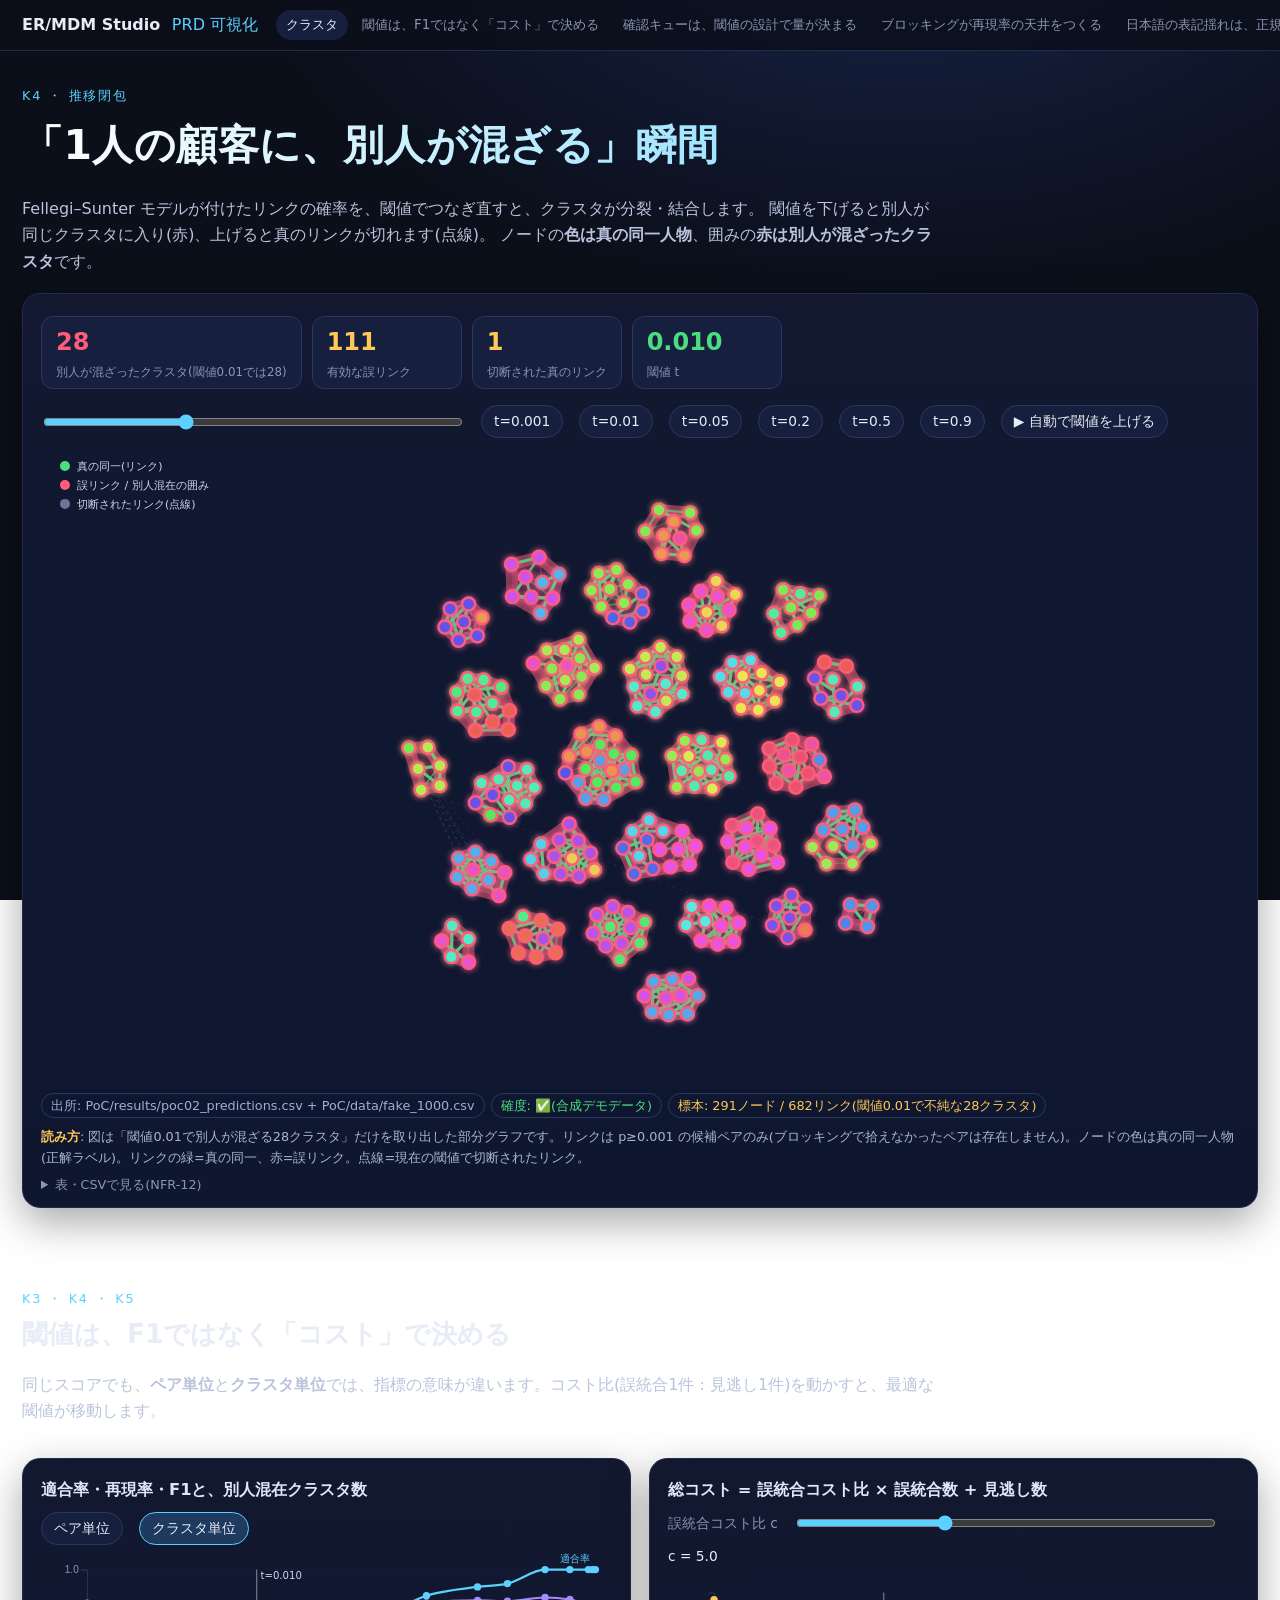
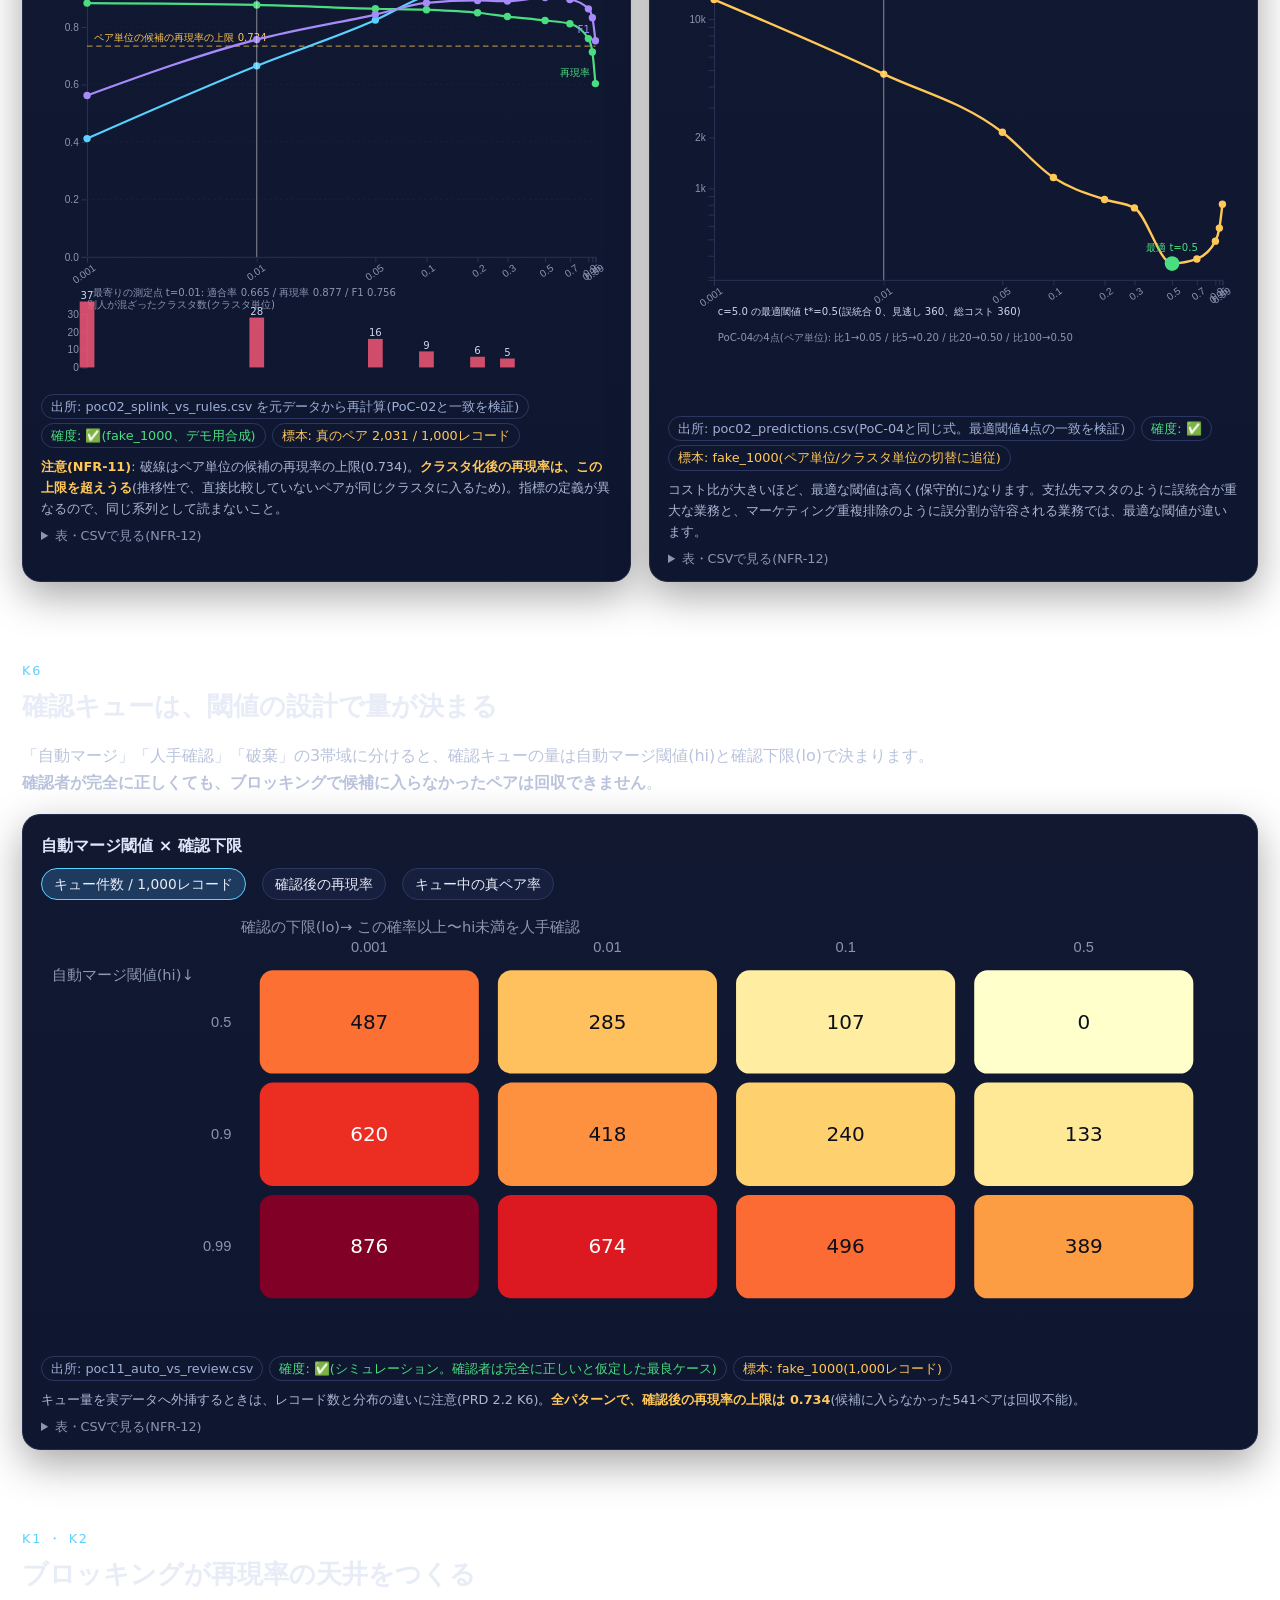
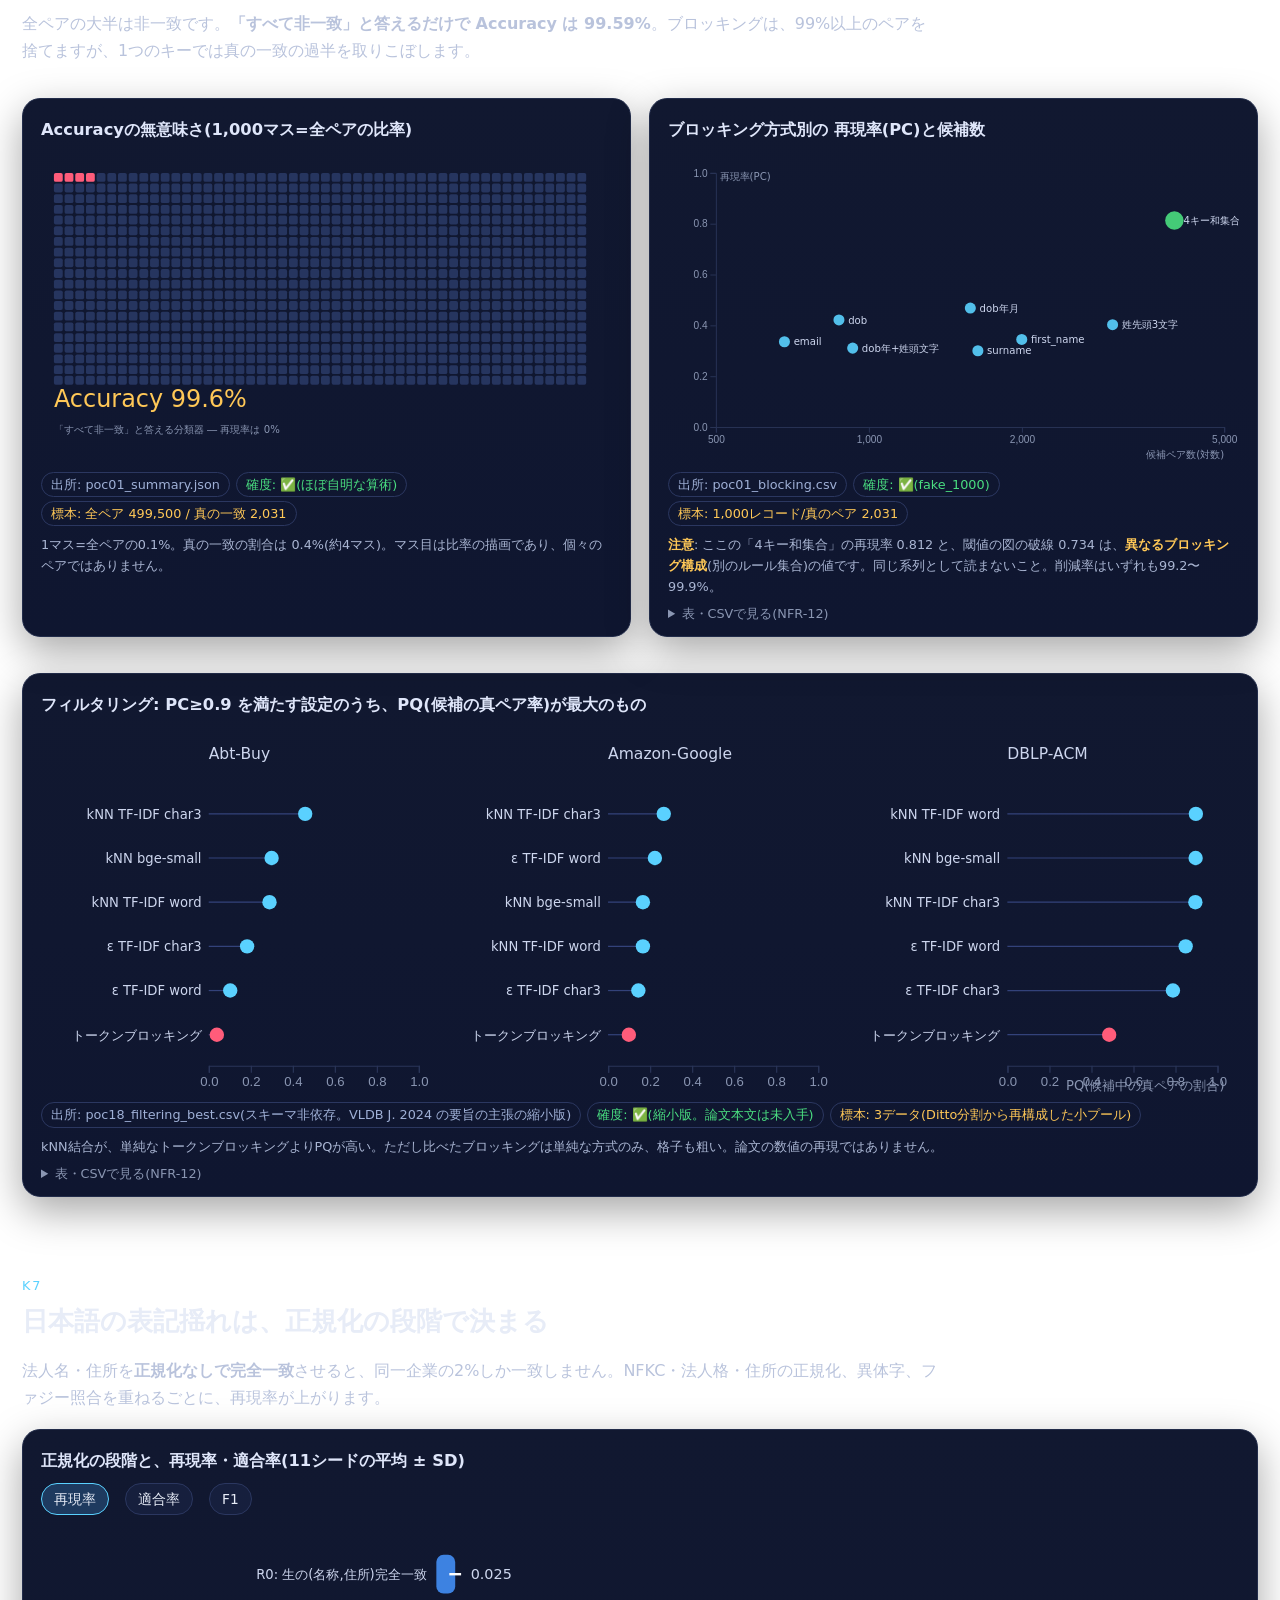
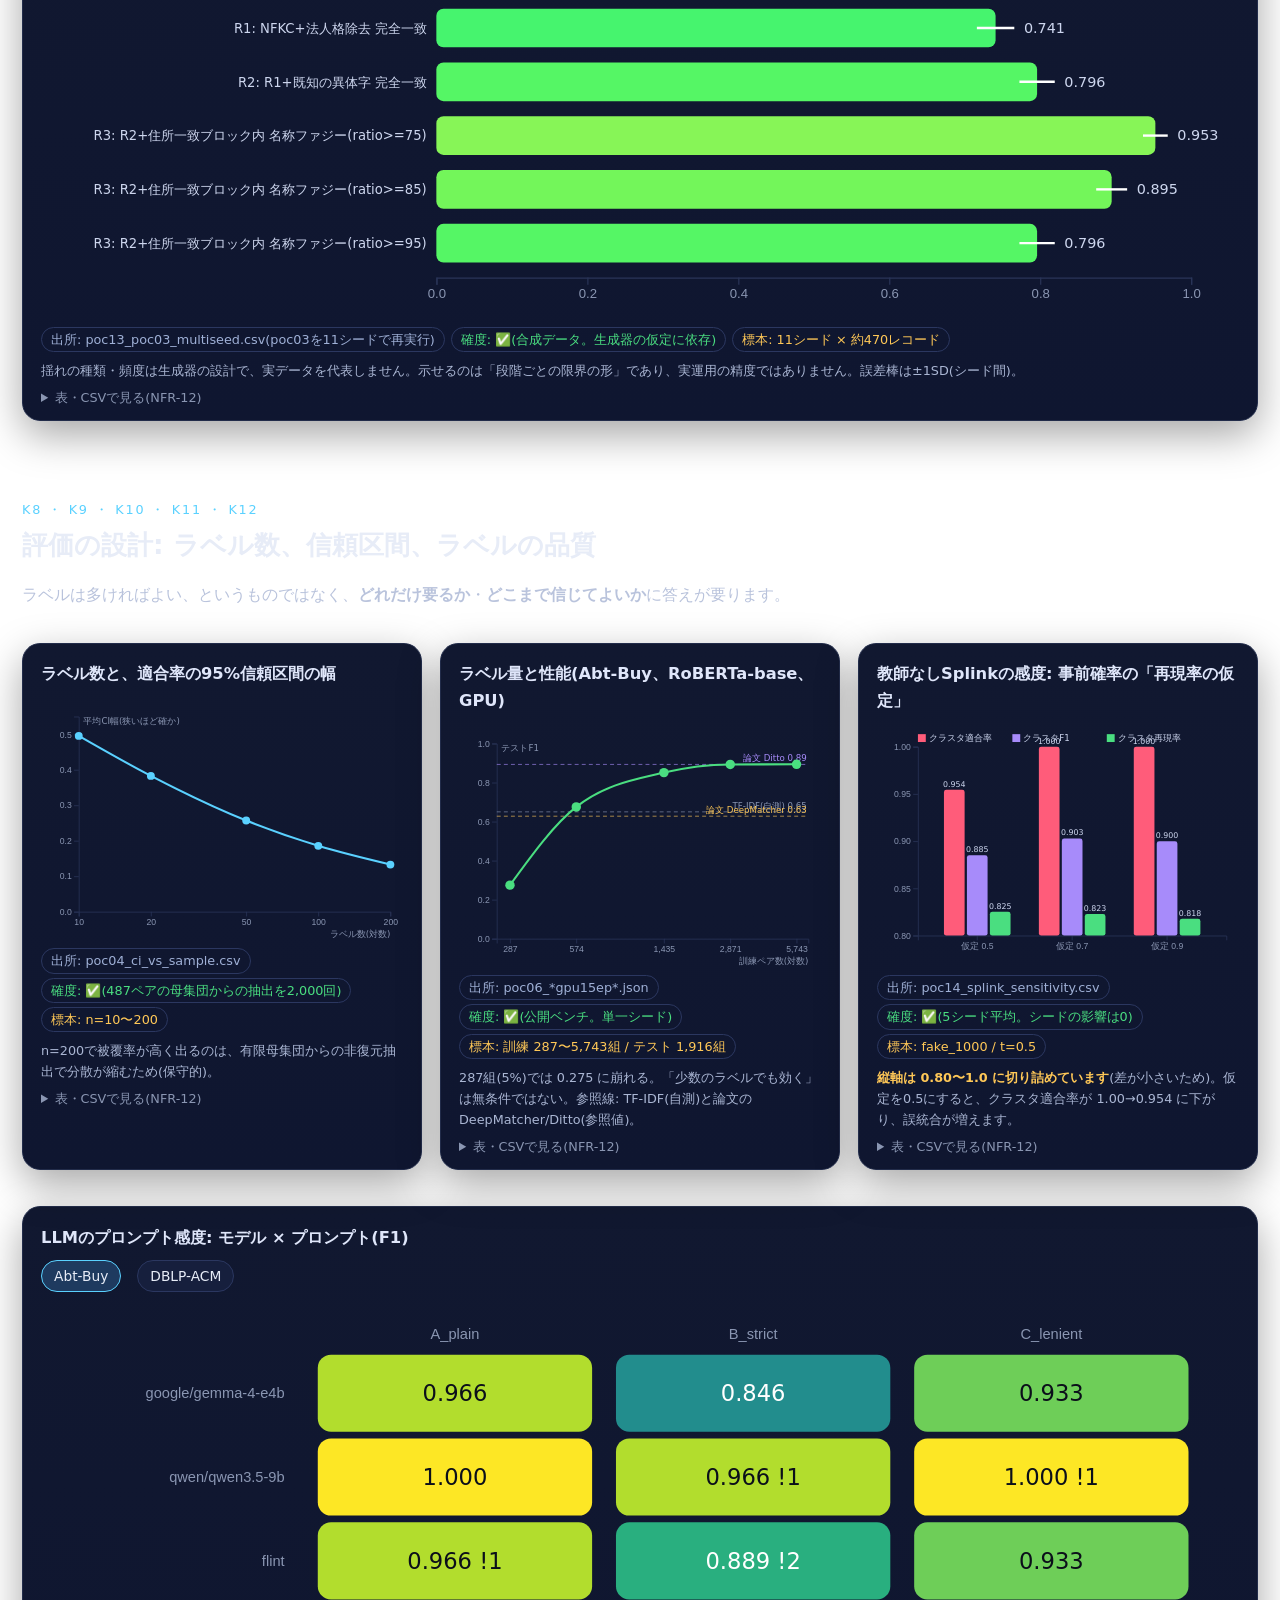
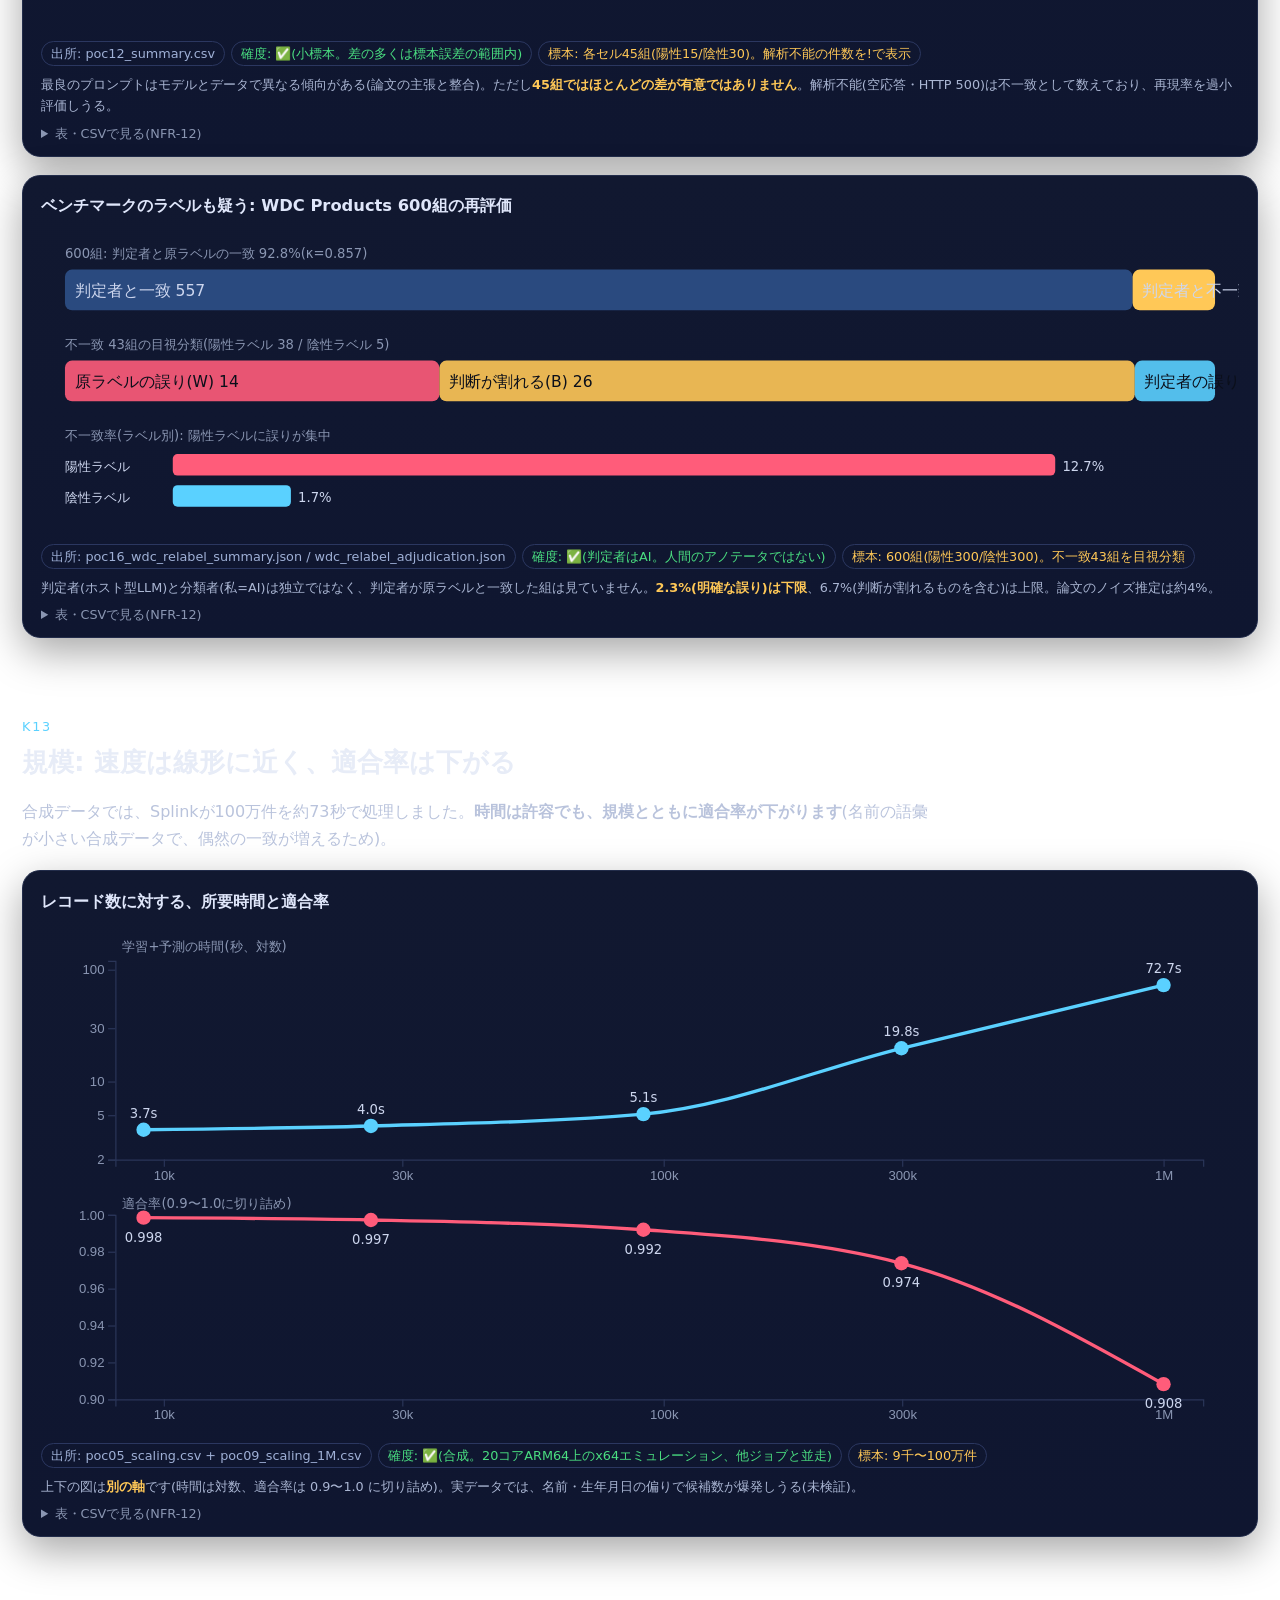
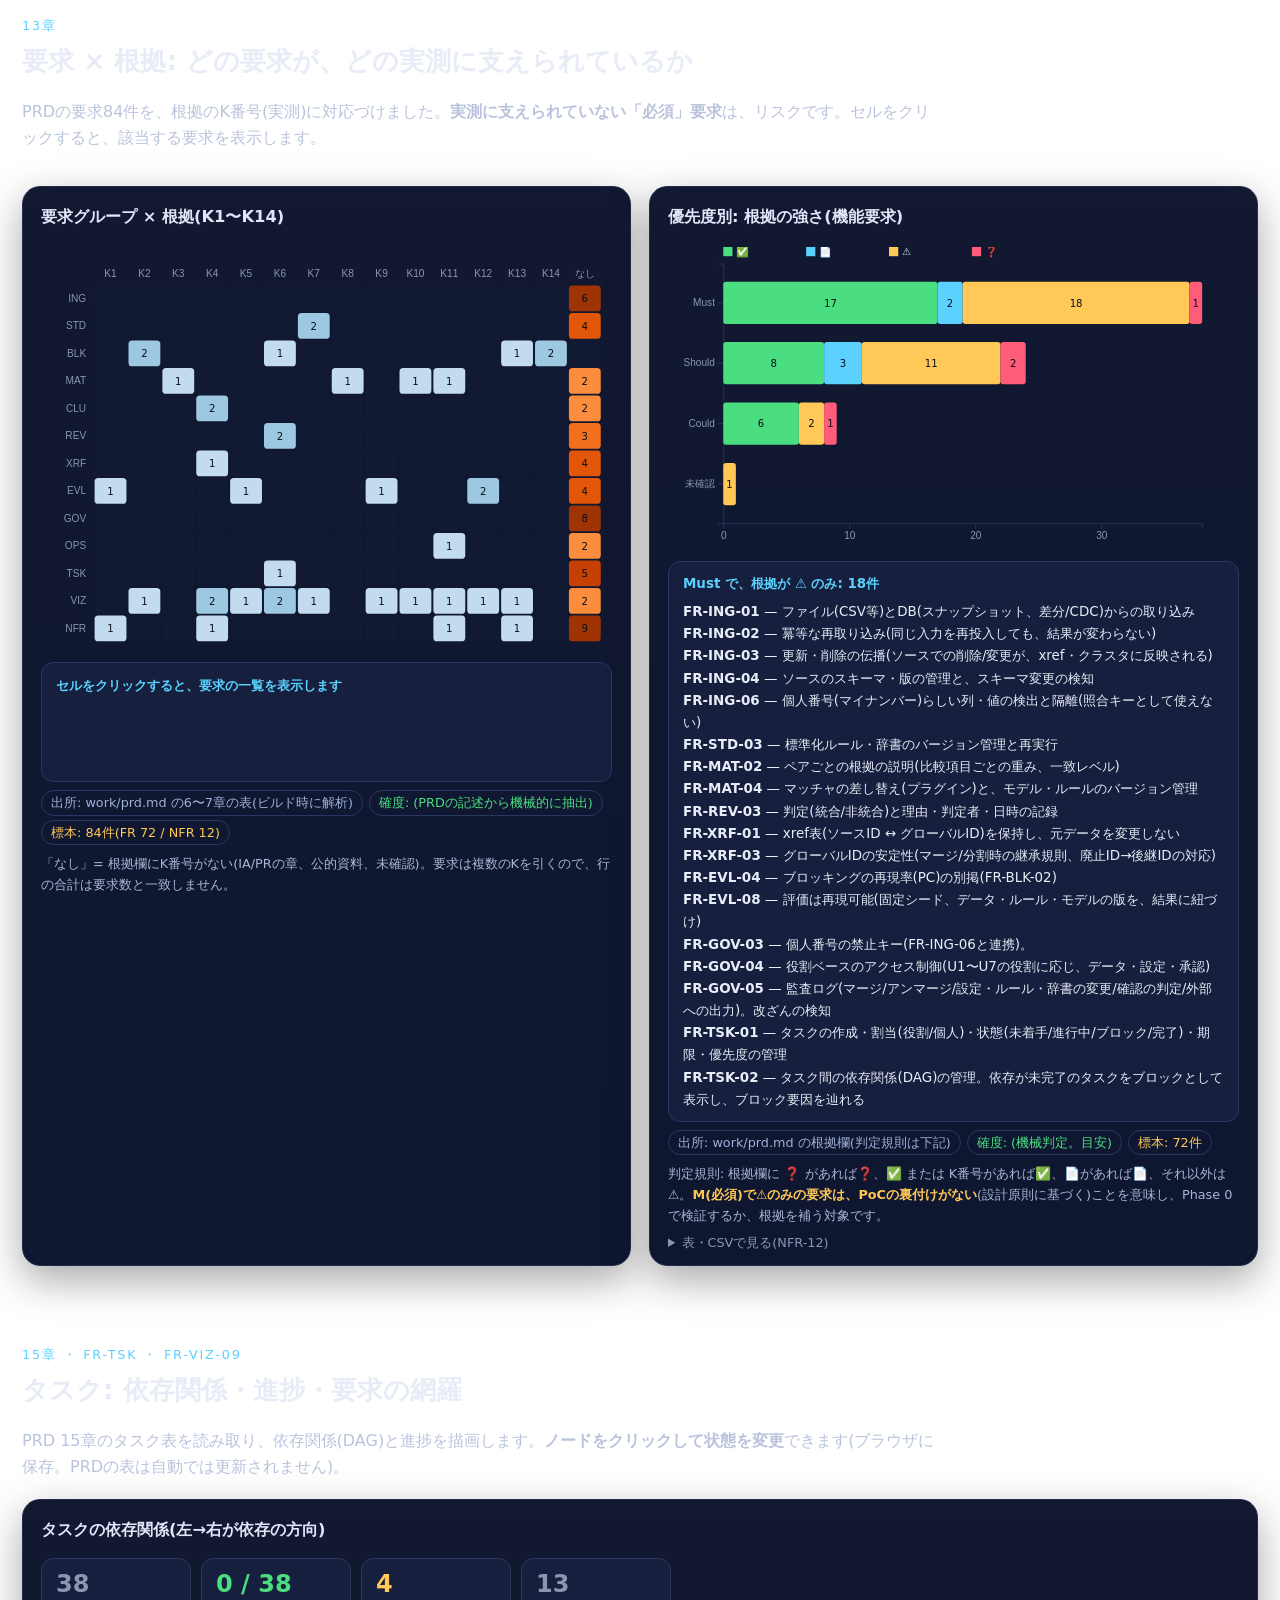
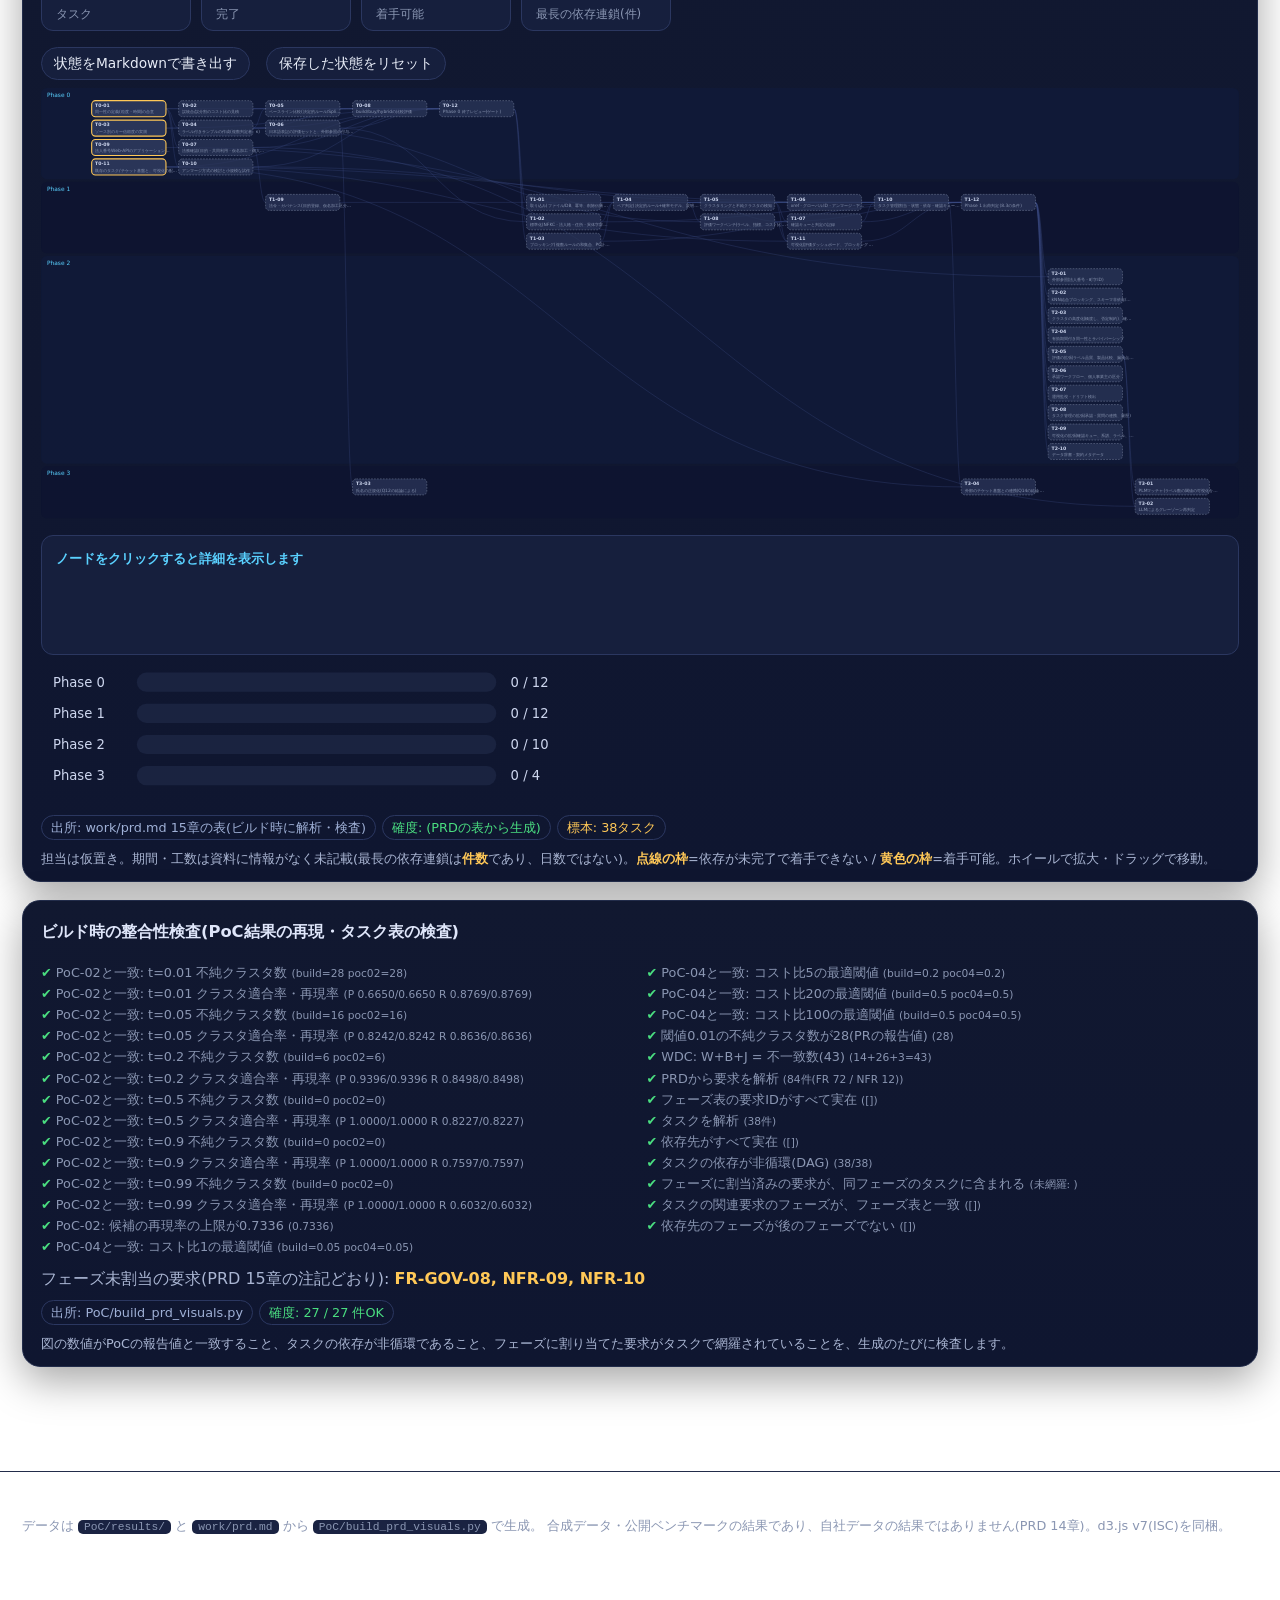
<file: work/prd-visuals/index.html>
<!doctype html>
<html lang="ja">
<head>
<meta charset="utf-8">
<meta name="viewport" content="width=device-width, initial-scale=1">
<title>ER/MDM Studio — PRD データ可視化(参照プロトタイプ)</title>
<link rel="stylesheet" href="style.css?v=8">
</head>
<body>
<header class="top">
  <div class="brand">ER/MDM Studio <span>PRD 可視化</span></div>
  <nav id="nav"></nav>
</header>
<main id="main">
  <section id="hero" class="hero">
    <div class="hero-text">
      <div class="kicker">K4 ・ 推移閉包</div>
      <h1>「1人の顧客に、別人が混ざる」瞬間</h1>
      <p class="lead">Fellegi–Sunter モデルが付けたリンクの確率を、閾値でつなぎ直すと、クラスタが分裂・結合します。
        閾値を下げると別人が同じクラスタに入り(赤)、上げると真のリンクが切れます(点線)。
        ノードの<strong>色は真の同一人物</strong>、囲みの<strong>赤は別人が混ざったクラスタ</strong>です。</p>
    </div>
    <div id="hero-fig"></div>
  </section>
</main>
<footer>
  <p>データは <code>PoC/results/</code> と <code>work/prd.md</code> から <code>PoC/build_prd_visuals.py</code> で生成。
     合成データ・公開ベンチマークの結果であり、自社データの結果ではありません(PRD 14章)。d3.js v7(ISC)を同梱。</p>
</footer>
<script src="vendor/d3.v7.min.js"></script>
<script src="data.js?v=8"></script>
<script src="app.js?v=8"></script>
</body>
</html>
</file>
<file: work/prd-visuals/style.css>
:root{--bg:#0b0f1a;--panel:#111830;--panel2:#161f3d;--ink:#e7ecf7;--mute:#8a96b2;--line:#222c4a;--cyan:#5ad1ff;--red:#ff5c7a;--amber:#ffc857;--green:#4ade80;--violet:#a78bfa}
*{box-sizing:border-box}
html{scroll-behavior:smooth}
body{margin:0;background:radial-gradient(1200px 700px at 70% -10%,#18244a 0%,var(--bg) 55%) fixed;color:var(--ink);font-family:"Segoe UI","Yu Gothic UI","Hiragino Sans","Noto Sans JP",system-ui,sans-serif;line-height:1.65}
code{background:#1a2342;padding:1px 6px;border-radius:5px;font-size:.88em}
.top{position:sticky;top:0;z-index:20;display:flex;gap:18px;align-items:center;padding:10px 22px;background:rgba(11,15,26,.82);backdrop-filter:blur(10px);border-bottom:1px solid var(--line);overflow-x:auto;scrollbar-width:none}.top::-webkit-scrollbar{display:none}
.brand{font-weight:700;white-space:nowrap}.brand span{color:var(--cyan);font-weight:500;margin-left:6px}
nav{display:flex;gap:4px}nav a{color:var(--mute);text-decoration:none;font-size:.84rem;padding:4px 10px;border-radius:99px;white-space:nowrap}
nav a:hover,nav a.on{color:var(--ink);background:var(--panel2)}
main{max-width:1280px;margin:0 auto;padding:0 22px 80px}
.hero{padding:34px 0 8px}
.hero h1{font-size:clamp(1.7rem,3.2vw,2.6rem);margin:.15em 0 .3em;letter-spacing:.01em;background:linear-gradient(90deg,#fff,var(--cyan));-webkit-background-clip:text;background-clip:text;color:transparent}
.kicker{color:var(--cyan);font-size:.8rem;letter-spacing:.14em;text-transform:uppercase}
.lead{color:#b9c3dc;max-width:920px}
.sec{padding:54px 0 6px;opacity:0;transform:translateY(18px);transition:opacity .7s,transform .7s}.sec.in,.hero{opacity:1;transform:none}
.sec h2{font-size:1.65rem;margin:.1em 0 .2em}
.fig{background:linear-gradient(180deg,var(--panel),#0f1630);border:1px solid var(--line);border-radius:18px;padding:16px 18px 12px;margin:18px 0;box-shadow:0 14px 40px rgba(0,0,0,.35)}
.fig h3{margin:.1em 0 .5em;font-size:1.02rem;color:#dfe6fa}
.grid2{display:grid;grid-template-columns:repeat(auto-fit,minmax(min(480px,100%),1fr));gap:18px}.grid2>*,.grid3>*,.fig,.body{min-width:0}
.grid3{display:grid;grid-template-columns:repeat(auto-fit,minmax(min(340px,100%),1fr));gap:18px}
.body svg{width:100%;height:auto;display:block}
.ctrl{display:flex;flex-wrap:wrap;gap:10px 16px;align-items:center;margin-bottom:8px;color:var(--mute);font-size:.86rem}
.ctrl button,.btn{background:var(--panel2);border:1px solid #2b3760;color:var(--ink);padding:4px 12px;border-radius:99px;cursor:pointer;font:inherit}
.ctrl button:hover,.btn:hover{border-color:var(--cyan)}.ctrl button.on{background:#1e3a5f;border-color:var(--cyan)}
.ctrl input[type=range]{accent-color:var(--cyan);width:min(420px,60vw)}
.ctrl .val{color:var(--ink);font-variant-numeric:tabular-nums;min-width:5.5em}
figcaption{margin-top:8px;font-size:.8rem;color:var(--mute)}
.b{display:inline-block;margin:0 6px 4px 0;padding:1px 9px;border-radius:99px;border:1px solid #2b3760}
.b.conf{color:var(--green)}.b.src{color:#9fb0d6}.b.n{color:var(--amber)}
.note{margin-top:4px;color:#aab6d3}.note b{color:var(--amber)}
details.tbl{margin-top:6px;font-size:.8rem;color:var(--mute)}details.tbl summary{cursor:pointer}
details.tbl{max-width:100%}details.tbl table{border-collapse:collapse;margin:8px 0;font-variant-numeric:tabular-nums;display:block;max-width:100%;max-height:220px;overflow:auto}
details.tbl td,details.tbl th{border:1px solid var(--line);padding:2px 8px;text-align:right;white-space:nowrap}details.tbl th{background:var(--panel2);color:var(--ink)}
.tip{position:fixed;pointer-events:none;z-index:50;opacity:0;background:#0a1128f2;border:1px solid #33427a;border-radius:10px;padding:8px 11px;font-size:.8rem;max-width:300px;transition:opacity .12s;box-shadow:0 8px 30px #000a}
.tip b{color:var(--cyan)}
.stats{display:flex;flex-wrap:wrap;gap:10px;margin:6px 0}
.stat{background:var(--panel2);border:1px solid #2b3760;border-radius:12px;padding:6px 14px;min-width:150px}
.stat .v{font-size:1.5rem;font-weight:700;font-variant-numeric:tabular-nums}.stat .l{font-size:.74rem;color:var(--mute)}
.stat.bad .v{color:var(--red)}.stat.good .v{color:var(--green)}.stat.warn .v{color:var(--amber)}
.axis text{fill:var(--mute);font-size:11px}.axis path,.axis line{stroke:#2a3558}
.gridline{stroke:#1a2340;stroke-dasharray:2 4}
.lbl{fill:#cdd6ee;font-size:11px}.lbl.m{fill:var(--mute)}
.side{background:var(--panel2);border:1px solid #2b3760;border-radius:12px;padding:10px 14px;font-size:.84rem;min-height:120px}
.side h4{margin:.1em 0 .4em;color:var(--cyan)}.side .st button{margin:2px 4px 2px 0}
.checks{columns:2;font-size:.8rem;color:var(--mute)}.checks .ok{color:var(--green)}.checks .ng{color:var(--red)}
footer{max-width:1280px;margin:0 auto;padding:30px 22px 60px;color:var(--mute);font-size:.8rem;border-top:1px solid var(--line)}
@media (prefers-reduced-motion:reduce){.sec{transition:none;opacity:1;transform:none}html{scroll-behavior:auto}}
</file>
